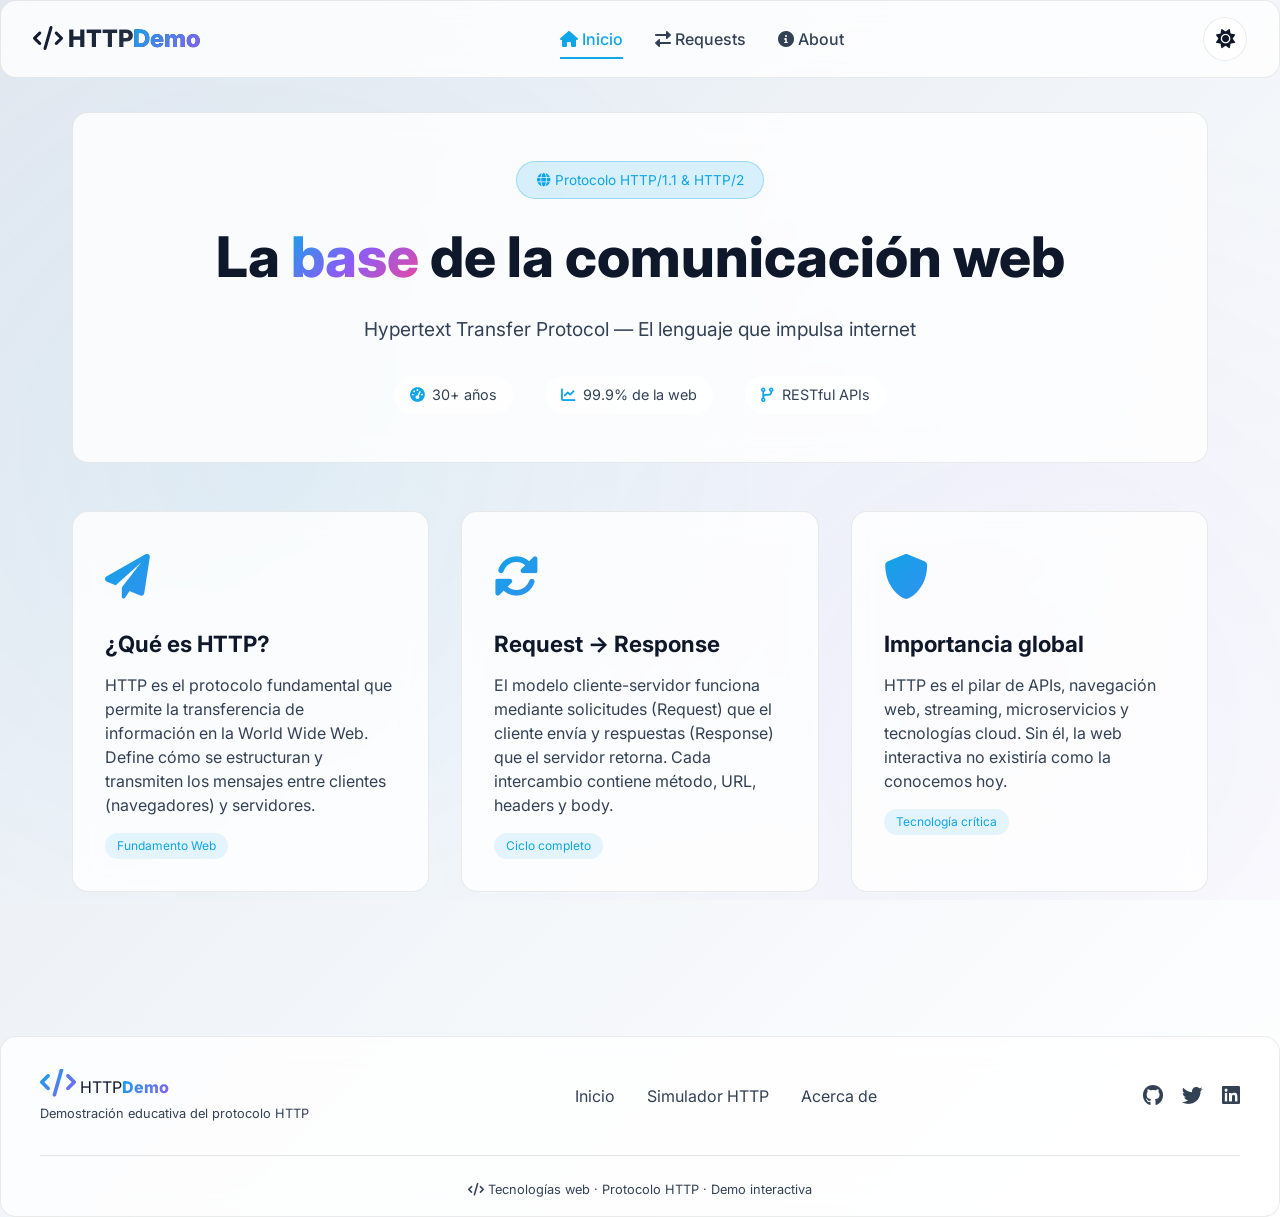
<file: index.html>
<!DOCTYPE html>
<html lang="es">
<head>
    <meta charset="UTF-8">
    <meta name="viewport" content="width=device-width, initial-scale=1.0, user-scalable=yes">
    <title>HTTP Demo | Protocolo HTTP</title>
    <link rel="stylesheet" href="styles.css">
    <link href="https://fonts.googleapis.com/css2?family=Inter:opsz,wght@14..32,300;400;500;600;700;800&display=swap" rel="stylesheet">
    <link href="https://fonts.googleapis.com/css2?family=Fira+Code:wght@400;500;600&display=swap" rel="stylesheet">
    <link rel="stylesheet" href="https://cdnjs.cloudflare.com/ajax/libs/font-awesome/6.0.0-beta3/css/all.min.css">
</head>
<body data-theme="dark">
    <div class="bg-gradient"></div>
    
    <nav class="navbar glass">
        <div class="nav-container">
            <a href="index.html" class="logo"><i class="fas fa-code"></i> HTTP<span>Demo</span></a>
            <ul class="nav-menu">
                <li><a href="index.html" class="active"><i class="fas fa-home"></i> Inicio</a></li>
                <li><a href="requests.html"><i class="fas fa-exchange-alt"></i> Requests</a></li>
                <li><a href="about.html"><i class="fas fa-info-circle"></i> About</a></li>
            </ul>
            <div class="nav-actions">
                <button id="themeToggle" class="theme-toggle" aria-label="Cambiar tema">
                    <i class="fas fa-sun"></i>
                    <i class="fas fa-moon"></i>
                </button>
                <div class="hamburger">
                    <span></span><span></span><span></span>
                </div>
            </div>
        </div>
    </nav>

    <main class="container">
        <section class="hero glass-card animate-fade-in">
            <div class="hero-badge pulse"><i class="fas fa-globe"></i> Protocolo HTTP/1.1 & HTTP/2</div>
            <h1>La <span class="gradient-text">base</span> de la comunicación web</h1>
            <p class="subtitle">Hypertext Transfer Protocol — El lenguaje que impulsa internet</p>
            <div class="hero-stats">
                <div class="stat"><i class="fas fa-tachometer-alt"></i> 30+ años</div>
                <div class="stat"><i class="fas fa-chart-line"></i> 99.9% de la web</div>
                <div class="stat"><i class="fas fa-code-branch"></i> RESTful APIs</div>
            </div>
        </section>

        <div class="cards-grid">
            <div class="card glass-card card-hover animate-slide-up" style="animation-delay: 0.1s">
                <div class="card-icon"><i class="fas fa-paper-plane"></i></div>
                <h3>¿Qué es HTTP?</h3>
                <p>HTTP es el protocolo fundamental que permite la transferencia de información en la World Wide Web. Define cómo se estructuran y transmiten los mensajes entre clientes (navegadores) y servidores.</p>
                <div class="card-tag">Fundamento Web</div>
            </div>
            <div class="card glass-card card-hover animate-slide-up" style="animation-delay: 0.2s">
                <div class="card-icon"><i class="fas fa-sync-alt"></i></div>
                <h3>Request → Response</h3>
                <p>El modelo cliente-servidor funciona mediante solicitudes (Request) que el cliente envía y respuestas (Response) que el servidor retorna. Cada intercambio contiene método, URL, headers y body.</p>
                <div class="card-tag">Ciclo completo</div>
            </div>
            <div class="card glass-card card-hover animate-slide-up" style="animation-delay: 0.3s">
                <div class="card-icon"><i class="fas fa-shield-alt"></i></div>
                <h3>Importancia global</h3>
                <p>HTTP es el pilar de APIs, navegación web, streaming, microservicios y tecnologías cloud. Sin él, la web interactiva no existiría como la conocemos hoy.</p>
                <div class="card-tag">Tecnología crítica</div>
            </div>
        </div>
    </main>

    <footer class="glass-footer">
        <div class="footer-content">
            <div class="footer-logo">
                <i class="fas fa-code"></i> HTTP<span>Demo</span>
                <p>Demostración educativa del protocolo HTTP</p>
            </div>
            <div class="footer-links">
                <a href="index.html">Inicio</a>
                <a href="requests.html">Simulador HTTP</a>
                <a href="about.html">Acerca de</a>
            </div>
            <div class="footer-social">
                <i class="fab fa-github"></i>
                <i class="fab fa-twitter"></i>
                <i class="fab fa-linkedin"></i>
            </div>
        </div>
        <div class="footer-bottom">
            <p><i class="fas fa-code"></i> Tecnologías web · Protocolo HTTP · Demo interactiva</p>
        </div>
    </footer>

    <script src="script.js"></script>
</body>
</html>
</file>
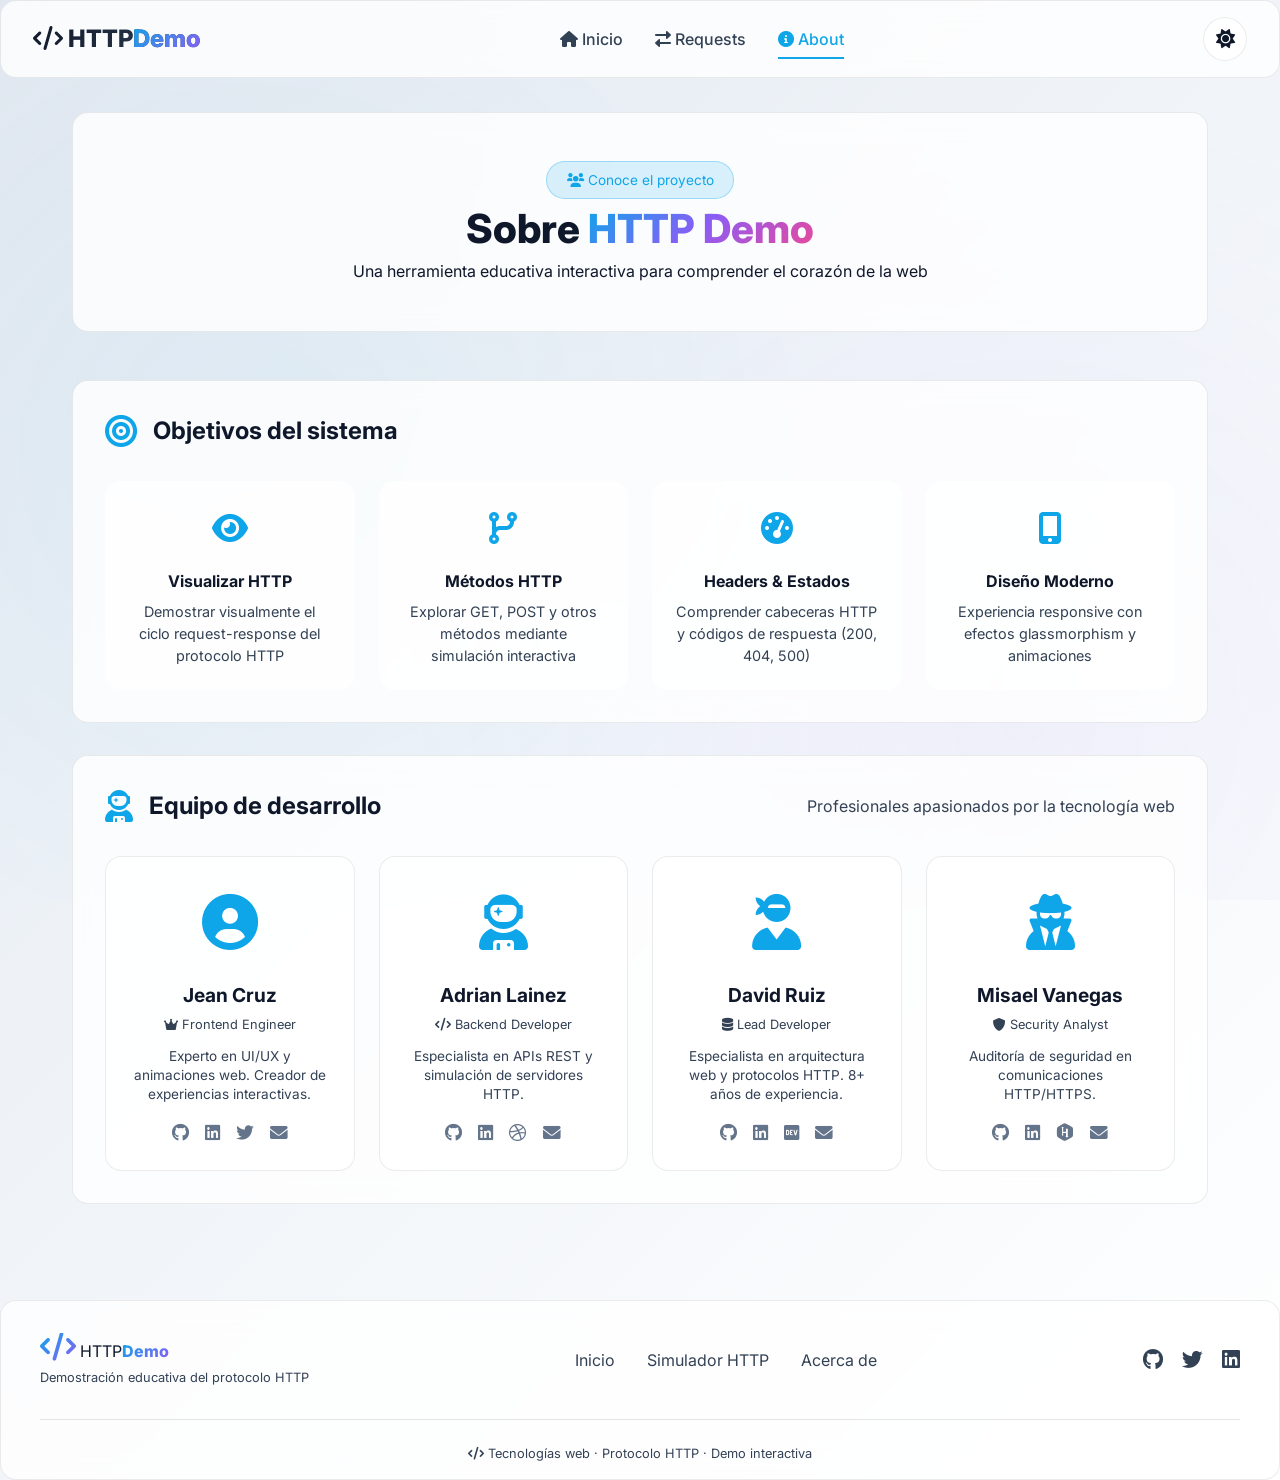
<file: about.html>
<!DOCTYPE html>
<html lang="es">
<head>
    <meta charset="UTF-8">
    <meta name="viewport" content="width=device-width, initial-scale=1.0">
    <title>HTTP Demo | Sobre el proyecto</title>
    <link rel="stylesheet" href="styles.css">
    <link href="https://fonts.googleapis.com/css2?family=Inter:opsz,wght@14..32,300;400;500;600;700;800&display=swap" rel="stylesheet">
    <link href="https://fonts.googleapis.com/css2?family=Fira+Code:wght@400;500;600&display=swap" rel="stylesheet">
    <link rel="stylesheet" href="https://cdnjs.cloudflare.com/ajax/libs/font-awesome/6.0.0-beta3/css/all.min.css">
</head>
<body data-theme="dark">
    <div class="bg-gradient"></div>
    
    <nav class="navbar glass">
        <div class="nav-container">
            <a href="index.html" class="logo"><i class="fas fa-code"></i> HTTP<span>Demo</span></a>
            <ul class="nav-menu">
                <li><a href="index.html"><i class="fas fa-home"></i> Inicio</a></li>
                <li><a href="requests.html"><i class="fas fa-exchange-alt"></i> Requests</a></li>
                <li><a href="about.html" class="active"><i class="fas fa-info-circle"></i> About</a></li>
            </ul>
            <div class="nav-actions">
                <button id="themeToggle" class="theme-toggle" aria-label="Cambiar tema">
                    <i class="fas fa-sun"></i>
                    <i class="fas fa-moon"></i>
                </button>
                <div class="hamburger">
                    <span></span><span></span><span></span>
                </div>
            </div>
        </div>
    </nav>

    <main class="container">
        <section class="hero-small glass-card animate-fade-in">
            <div class="hero-badge"><i class="fas fa-users"></i> Conoce el proyecto</div>
            <h1>Sobre <span class="gradient-text">HTTP Demo</span></h1>
            <p>Una herramienta educativa interactiva para comprender el corazón de la web</p>
        </section>

        <div class="about-grid">
            <div class="card glass-card full-width animate-slide-up">
                <div class="objectives-header">
                    <i class="fas fa-bullseye"></i>
                    <h2>Objetivos del sistema</h2>
                </div>
                <div class="objectives-grid">
                    <div class="objective-item">
                        <div class="objective-icon"><i class="fas fa-eye"></i></div>
                        <h4>Visualizar HTTP</h4>
                        <p>Demostrar visualmente el ciclo request-response del protocolo HTTP</p>
                    </div>
                    <div class="objective-item">
                        <div class="objective-icon"><i class="fas fa-code-branch"></i></div>
                        <h4>Métodos HTTP</h4>
                        <p>Explorar GET, POST y otros métodos mediante simulación interactiva</p>
                    </div>
                    <div class="objective-item">
                        <div class="objective-icon"><i class="fas fa-tachometer-alt"></i></div>
                        <h4>Headers & Estados</h4>
                        <p>Comprender cabeceras HTTP y códigos de respuesta (200, 404, 500)</p>
                    </div>
                    <div class="objective-item">
                        <div class="objective-icon"><i class="fas fa-mobile-alt"></i></div>
                        <h4>Diseño Moderno</h4>
                        <p>Experiencia responsive con efectos glassmorphism y animaciones</p>
                    </div>
                </div>
            </div>

            <div class="card glass-card full-width animate-slide-up" style="animation-delay: 0.1s">
                <div class="team-header">
                    <i class="fas fa-user-astronaut"></i>
                    <h2>Equipo de desarrollo</h2>
                    <p>Profesionales apasionados por la tecnología web</p>
                </div>
                <div class="team-grid">
                    <div class="team-card glass-card-hover">
                        <div class="team-avatar"><i class="fas fa-user-circle"></i></div>
                        <h3>Jean Cruz</h3>
                        <p class="team-role"><i class="fas fa-crown"></i> Frontend Engineer</p>
                        <p class="team-bio">Experto en UI/UX y animaciones web. Creador de experiencias interactivas.</p>
                        <div class="team-social">
                            <a href="#"><i class="fab fa-github"></i></a>
                            <a href="#"><i class="fab fa-linkedin"></i></a>
                            <a href="#"><i class="fab fa-twitter"></i></a>
                            <a href="#"><i class="fas fa-envelope"></i></a>
                        </div>
                    </div>
                    <div class="team-card glass-card-hover">
                        <div class="team-avatar"><i class="fas fa-user-astronaut"></i></div>
                        <h3>Adrian Lainez</h3>
                        <p class="team-role"><i class="fas fa-code"></i> Backend Developer</p>
                        <p class="team-bio">Especialista en APIs REST y simulación de servidores HTTP.</p>
                        <div class="team-social">
                            <a href="#"><i class="fab fa-github"></i></a>
                            <a href="#"><i class="fab fa-linkedin"></i></a>
                            <a href="#"><i class="fab fa-dribbble"></i></a>
                            <a href="#"><i class="fas fa-envelope"></i></a>
                        </div>
                    </div>
                    <div class="team-card glass-card-hover">
                        <div class="team-avatar"><i class="fas fa-user-ninja"></i></div>
                        <h3>David Ruiz</h3>
                        <p class="team-role"><i class="fas fa-database"></i> Lead Developer</p>
                        <p class="team-bio">Especialista en arquitectura web y protocolos HTTP. 8+ años de experiencia.</p>
                        <div class="team-social">
                            <a href="#"><i class="fab fa-github"></i></a>
                            <a href="#"><i class="fab fa-linkedin"></i></a>
                            <a href="#"><i class="fab fa-dev"></i></a>
                            <a href="#"><i class="fas fa-envelope"></i></a>
                        </div>
                    </div>
                    <div class="team-card glass-card-hover">
                        <div class="team-avatar"><i class="fas fa-user-secret"></i></div>
                        <h3>Misael Vanegas</h3>
                        <p class="team-role"><i class="fas fa-shield-alt"></i> Security Analyst</p>
                        <p class="team-bio">Auditoría de seguridad en comunicaciones HTTP/HTTPS.</p>
                        <div class="team-social">
                            <a href="#"><i class="fab fa-github"></i></a>
                            <a href="#"><i class="fab fa-linkedin"></i></a>
                            <a href="#"><i class="fab fa-hackerrank"></i></a>
                            <a href="#"><i class="fas fa-envelope"></i></a>
                        </div>
                    </div>
                </div>
            </div>
        </div>
    </main>

    <footer class="glass-footer">
        <div class="footer-content">
            <div class="footer-logo">
                <i class="fas fa-code"></i> HTTP<span>Demo</span>
                <p>Demostración educativa del protocolo HTTP</p>
            </div>
            <div class="footer-links">
                <a href="index.html">Inicio</a>
                <a href="requests.html">Simulador HTTP</a>
                <a href="about.html">Acerca de</a>
            </div>
            <div class="footer-social">
                <i class="fab fa-github"></i>
                <i class="fab fa-twitter"></i>
                <i class="fab fa-linkedin"></i>
            </div>
        </div>
        <div class="footer-bottom">
            <p><i class="fas fa-code"></i> Tecnologías web · Protocolo HTTP · Demo interactiva</p>
        </div>
    </footer>

    <script src="script.js"></script>
</body>
</html>
</file>
<file: styles.css>
:root {
    /* Dark theme (default) */
    --bg-dark: #0f0f1a;
    --bg-gradient-start: #0f0f1a;
    --bg-gradient-mid: #1a1a2e;
    --bg-gradient-end: #16213e;
    --glass-bg: rgba(255, 255, 255, 0.08);
    --glass-border: rgba(255, 255, 255, 0.1);
    --card-bg: rgba(15, 15, 26, 0.6);
    --text-primary: #ffffff;
    --text-secondary: #cbd5e1;
    --text-muted: #94a3b8;
    --terminal-bg: #1e1e2e;
    --terminal-text: #cdd6f4;
    --input-bg: rgba(0, 0, 0, 0.3);
    --border-color: rgba(255, 255, 255, 0.1);
    --hover-border: rgba(14, 165, 233, 0.3);
    --electric-blue: #0ea5e9;
    --cyan: #06b6d4;
    --purple: #8b5cf6;
    --neon-green: #10b981;
    --neon-pink: #ec4899;
}

[data-theme="light"] {
    --bg-dark: #f0f4f8;
    --bg-gradient-start: #e2e8f0;
    --bg-gradient-mid: #f1f5f9;
    --bg-gradient-end: #ffffff;
    --glass-bg: rgba(255, 255, 255, 0.7);
    --glass-border: rgba(0, 0, 0, 0.08);
    --card-bg: rgba(255, 255, 255, 0.8);
    --text-primary: #0f172a;
    --text-secondary: #334155;
    --text-muted: #64748b;
    --terminal-bg: #f8fafc;
    --terminal-text: #0f172a;
    --input-bg: rgba(0, 0, 0, 0.05);
    --border-color: rgba(0, 0, 0, 0.1);
    --hover-border: rgba(14, 165, 233, 0.5);
}

* {
    margin: 0;
    padding: 0;
    box-sizing: border-box;
}

body {
    font-family: 'Inter', sans-serif;
    background: linear-gradient(135deg, var(--bg-gradient-start) 0%, var(--bg-gradient-mid) 50%, var(--bg-gradient-end) 100%);
    min-height: 100vh;
    color: var(--text-primary);
    line-height: 1.5;
    padding-top: 80px;
    position: relative;
    transition: background 0.3s ease, color 0.3s ease;
}

.bg-gradient {
    position: fixed;
    top: 0;
    left: 0;
    width: 100%;
    height: 100%;
    background: radial-gradient(circle at 20% 50%, rgba(14,165,233,0.08) 0%, transparent 50%),
                radial-gradient(circle at 80% 80%, rgba(139,92,246,0.08) 0%, transparent 50%);
    pointer-events: none;
    z-index: 0;
}

[data-theme="light"] .bg-gradient {
    background: radial-gradient(circle at 20% 50%, rgba(14,165,233,0.05) 0%, transparent 50%),
                radial-gradient(circle at 80% 80%, rgba(139,92,246,0.05) 0%, transparent 50%);
}

/* Glassmorphism */
.glass, .glass-card, .glass-footer {
    background: var(--glass-bg);
    backdrop-filter: blur(12px);
    border: 1px solid var(--glass-border);
    border-radius: 1rem;
}

.glass-card {
    background: var(--card-bg);
    backdrop-filter: blur(12px);
    border: 1px solid var(--glass-border);
    transition: all 0.3s ease;
}

.glass-card:hover {
    border-color: var(--hover-border);
    box-shadow: 0 8px 32px rgba(14,165,233,0.1);
}

/* Navbar */
.navbar {
    position: fixed;
    top: 0;
    width: 100%;
    background: var(--card-bg);
    backdrop-filter: blur(16px);
    border-bottom: 1px solid var(--glass-border);
    z-index: 1000;
}

.nav-container {
    max-width: 1280px;
    margin: 0 auto;
    padding: 1rem 2rem;
    display: flex;
    justify-content: space-between;
    align-items: center;
}

.logo {
    font-size: 1.5rem;
    font-weight: 800;
    text-decoration: none;
    background: linear-gradient(135deg, var(--text-primary), var(--text-secondary));
    background-clip: text;
    -webkit-background-clip: text;
    color: transparent;
}

.logo span {
    background: linear-gradient(135deg, var(--electric-blue), var(--purple));
    background-clip: text;
    -webkit-background-clip: text;
    color: transparent;
}

.nav-menu {
    display: flex;
    gap: 2rem;
    list-style: none;
}

.nav-menu a {
    text-decoration: none;
    color: var(--text-secondary);
    font-weight: 500;
    transition: 0.3s;
    padding: 0.5rem 0;
    border-bottom: 2px solid transparent;
}

.nav-menu a:hover, .nav-menu a.active {
    color: var(--electric-blue);
    border-bottom-color: var(--electric-blue);
}

.nav-actions {
    display: flex;
    align-items: center;
    gap: 1rem;
}

/* Theme Toggle Button */
.theme-toggle {
    background: var(--glass-bg);
    border: 1px solid var(--glass-border);
    border-radius: 2rem;
    width: 44px;
    height: 44px;
    cursor: pointer;
    display: flex;
    align-items: center;
    justify-content: center;
    transition: all 0.3s ease;
    position: relative;
    overflow: hidden;
}

.theme-toggle:hover {
    transform: scale(1.05);
    border-color: var(--electric-blue);
}

.theme-toggle i {
    font-size: 1.2rem;
    position: absolute;
    transition: all 0.3s ease;
    color: var(--text-primary);
}

.theme-toggle .fa-sun {
    opacity: 0;
    transform: translateY(20px);
}

.theme-toggle .fa-moon {
    opacity: 1;
    transform: translateY(0);
}

[data-theme="light"] .theme-toggle .fa-sun {
    opacity: 1;
    transform: translateY(0);
}

[data-theme="light"] .theme-toggle .fa-moon {
    opacity: 0;
    transform: translateY(-20px);
}

.hamburger {
    display: none;
    flex-direction: column;
    cursor: pointer;
}

.hamburger span {
    width: 25px;
    height: 2px;
    background: var(--text-primary);
    margin: 3px 0;
    transition: 0.3s;
}

/* Container */
.container {
    max-width: 1200px;
    margin: 0 auto;
    padding: 2rem;
    position: relative;
    z-index: 1;
}

/* Hero */
.hero, .hero-small {
    text-align: center;
    margin-bottom: 3rem;
    padding: 3rem 2rem;
}

.hero h1 {
    font-size: 3.5rem;
    font-weight: 800;
    margin: 1rem 0;
}

.hero-small h1 {
    font-size: 2.5rem;
    font-weight: 800;
}

.gradient-text {
    background: linear-gradient(135deg, var(--electric-blue), var(--purple), var(--neon-pink));
    background-clip: text;
    -webkit-background-clip: text;
    color: transparent;
}

.subtitle {
    font-size: 1.2rem;
    color: var(--text-secondary);
    max-width: 600px;
    margin: 1rem auto;
}

.hero-badge {
    display: inline-block;
    background: rgba(14,165,233,0.15);
    padding: 0.5rem 1.2rem;
    border-radius: 2rem;
    font-size: 0.85rem;
    color: var(--electric-blue);
    border: 1px solid rgba(14,165,233,0.3);
}

.hero-stats {
    display: flex;
    justify-content: center;
    gap: 2rem;
    margin-top: 2rem;
    flex-wrap: wrap;
}

.stat {
    display: flex;
    align-items: center;
    gap: 0.5rem;
    background: var(--glass-bg);
    padding: 0.5rem 1rem;
    border-radius: 2rem;
    font-size: 0.9rem;
    color: var(--text-secondary);
}

.stat i {
    color: var(--electric-blue);
}

/* Cards Grid */
.cards-grid {
    display: grid;
    grid-template-columns: repeat(auto-fit, minmax(300px, 1fr));
    gap: 2rem;
    margin: 3rem 0;
}

.card {
    padding: 2rem;
    transition: all 0.4s cubic-bezier(0.175, 0.885, 0.32, 1.275);
}

.card-hover:hover {
    transform: translateY(-8px) scale(1.02);
    border-color: var(--hover-border);
    box-shadow: 0 20px 40px rgba(0,0,0,0.2);
}

.card-icon {
    font-size: 2.8rem;
    background: linear-gradient(135deg, var(--electric-blue), var(--purple));
    background-clip: text;
    -webkit-background-clip: text;
    color: transparent;
    margin-bottom: 1rem;
}

.card h3 {
    margin-bottom: 0.8rem;
    font-size: 1.4rem;
    color: var(--text-primary);
}

.card p {
    color: var(--text-secondary);
}

.card-tag {
    display: inline-block;
    background: rgba(14,165,233,0.1);
    padding: 0.25rem 0.75rem;
    border-radius: 1rem;
    font-size: 0.75rem;
    margin-top: 1rem;
    color: var(--electric-blue);
}

/* About Page */
.about-grid {
    display: flex;
    flex-direction: column;
    gap: 2rem;
}

.full-width {
    width: 100%;
}

.objectives-header, .team-header {
    display: flex;
    align-items: center;
    gap: 1rem;
    margin-bottom: 2rem;
    flex-wrap: wrap;
}

.objectives-header i, .team-header i {
    font-size: 2rem;
    color: var(--electric-blue);
}

.objectives-header h2, .team-header h2 {
    color: var(--text-primary);
}

.team-header p {
    color: var(--text-secondary);
    margin-left: auto;
}

.objectives-grid {
    display: grid;
    grid-template-columns: repeat(auto-fit, minmax(240px, 1fr));
    gap: 1.5rem;
}

.objective-item {
    text-align: center;
    padding: 1.5rem;
    background: var(--glass-bg);
    border-radius: 1rem;
    transition: 0.3s;
}

.objective-item:hover {
    background: rgba(14,165,233,0.08);
    transform: translateY(-5px);
}

.objective-icon {
    font-size: 2rem;
    color: var(--electric-blue);
    margin-bottom: 1rem;
}

.objective-item h4 {
    margin-bottom: 0.5rem;
    color: var(--text-primary);
}

.objective-item p {
    font-size: 0.9rem;
    color: var(--text-secondary);
}

/* Team Cards */
.team-grid {
    display: grid;
    grid-template-columns: repeat(auto-fit, minmax(240px, 1fr));
    gap: 1.5rem;
    margin-top: 1rem;
}

.team-card {
    text-align: center;
    padding: 1.5rem;
    background: var(--glass-bg);
    border-radius: 1rem;
    transition: all 0.3s ease;
    cursor: pointer;
}

.glass-card-hover {
    background: var(--glass-bg);
    border: 1px solid var(--glass-border);
}

.glass-card-hover:hover {
    background: rgba(14,165,233,0.1);
    transform: translateY(-10px);
    border-color: var(--electric-blue);
    box-shadow: 0 15px 35px rgba(14,165,233,0.15);
}

.team-avatar {
    font-size: 3.5rem;
    color: var(--electric-blue);
    margin-bottom: 1rem;
}

.team-card h3 {
    font-size: 1.2rem;
    margin-bottom: 0.3rem;
    color: var(--text-primary);
}

.team-role {
    font-size: 0.8rem;
    color: var(--cyan);
    margin-bottom: 0.8rem;
}

.team-bio {
    font-size: 0.85rem;
    color: var(--text-secondary);
    margin-bottom: 1rem;
    line-height: 1.4;
}

.team-social {
    display: flex;
    justify-content: center;
    gap: 1rem;
}

.team-social a {
    color: var(--text-muted);
    transition: 0.3s;
    font-size: 1.1rem;
}

.team-social a:hover {
    color: var(--electric-blue);
    transform: translateY(-3px);
}

/* Simulador */
.simulator-grid {
    display: grid;
    grid-template-columns: 1fr 1fr;
    gap: 2rem;
    margin-bottom: 2rem;
}

.method-selector {
    display: flex;
    gap: 1rem;
    margin-bottom: 1.5rem;
}

.method-btn {
    flex: 1;
    padding: 0.7rem;
    border: 1px solid var(--border-color);
    background: var(--input-bg);
    border-radius: 0.5rem;
    cursor: pointer;
    font-weight: 600;
    transition: 0.2s;
    color: var(--text-primary);
}

.method-btn.active-method {
    background: linear-gradient(135deg, var(--electric-blue), var(--purple));
    border-color: transparent;
    color: white;
}

.input-group {
    margin-bottom: 1.2rem;
}

.input-group label {
    display: block;
    margin-bottom: 0.5rem;
    font-weight: 500;
    color: var(--text-secondary);
}

input, textarea {
    width: 100%;
    padding: 0.7rem;
    background: var(--input-bg);
    border: 1px solid var(--border-color);
    border-radius: 0.5rem;
    font-family: inherit;
    color: var(--text-primary);
}

input:focus, textarea:focus {
    outline: none;
    border-color: var(--electric-blue);
}

.btn-primary {
    background: linear-gradient(135deg, var(--electric-blue), var(--purple));
    color: white;
    border: none;
    padding: 0.8rem 1.5rem;
    border-radius: 0.5rem;
    cursor: pointer;
    font-weight: 600;
    width: 100%;
    transition: 0.3s;
}

.btn-primary:hover {
    transform: scale(1.02);
    box-shadow: 0 0 20px rgba(14,165,233,0.4);
}

.spinner-hidden {
    display: none;
    text-align: center;
    margin-top: 1rem;
    color: var(--electric-blue);
}

/* Terminal */
.terminal-card {
    background: var(--terminal-bg);
    border-radius: 0.75rem;
    overflow: hidden;
    border: 1px solid var(--border-color);
    box-shadow: 0 20px 40px rgba(0,0,0,0.2);
}

.terminal-header {
    background: var(--card-bg);
    padding: 0.75rem 1rem;
    display: flex;
    align-items: center;
    gap: 1rem;
    border-bottom: 1px solid var(--border-color);
    flex-wrap: wrap;
}

.terminal-buttons {
    display: flex;
    gap: 0.5rem;
}

.terminal-btn {
    width: 12px;
    height: 12px;
    border-radius: 50%;
}

.terminal-btn.red { background: #ff5f56; }
.terminal-btn.yellow { background: #ffbd2e; }
.terminal-btn.green { background: #27c93f; }

.terminal-title {
    flex: 1;
    font-size: 0.8rem;
    color: var(--text-secondary);
    font-family: 'Fira Code', monospace;
}

.terminal-status {
    font-size: 0.7rem;
    color: var(--neon-green);
}

.terminal-status i {
    font-size: 0.6rem;
}

.terminal-body {
    background: var(--terminal-bg);
    padding: 1.5rem;
    font-family: 'Fira Code', 'Courier New', monospace;
    font-size: 0.85rem;
    color: var(--terminal-text);
    min-height: 400px;
    max-height: 500px;
    overflow-y: auto;
}

.terminal-placeholder {
    color: var(--text-muted);
}

.prompt {
    color: var(--neon-green);
    margin-right: 0.5rem;
}

/* Response styling dentro de terminal */
.response-line {
    margin-bottom: 0.5rem;
    line-height: 1.5;
}

.response-key {
    color: var(--electric-blue);
}

.response-string {
    color: var(--neon-green);
}

.response-number {
    color: var(--cyan);
}

/* Info HTTP */
.info-http {
    margin-top: 2rem;
    padding: 1.5rem;
}

.info-grid {
    display: grid;
    grid-template-columns: repeat(auto-fit, minmax(220px, 1fr));
    gap: 1rem;
    margin-top: 1rem;
}

.info-grid div i {
    color: var(--neon-green);
    margin-right: 0.5rem;
}

.info-grid div {
    color: var(--text-secondary);
}

/* Footer */
.glass-footer {
    background: var(--card-bg);
    backdrop-filter: blur(16px);
    border-top: 1px solid var(--glass-border);
    margin-top: 4rem;
    padding: 2rem 2rem 1rem;
}

.footer-content {
    max-width: 1200px;
    margin: 0 auto;
    display: flex;
    justify-content: space-between;
    align-items: center;
    flex-wrap: wrap;
    gap: 2rem;
    padding-bottom: 2rem;
    border-bottom: 1px solid var(--border-color);
}

.footer-logo i {
    font-size: 1.8rem;
    background: linear-gradient(135deg, var(--electric-blue), var(--purple));
    background-clip: text;
    -webkit-background-clip: text;
    color: transparent;
}

.footer-logo span {
    font-weight: 800;
    background: linear-gradient(135deg, var(--electric-blue), var(--purple));
    background-clip: text;
    -webkit-background-clip: text;
    color: transparent;
}

.footer-logo p {
    font-size: 0.8rem;
    color: var(--text-secondary);
    margin-top: 0.3rem;
}

.footer-links {
    display: flex;
    gap: 2rem;
}

.footer-links a {
    text-decoration: none;
    color: var(--text-secondary);
    transition: 0.3s;
}

.footer-links a:hover {
    color: var(--electric-blue);
}

.footer-social {
    display: flex;
    gap: 1.2rem;
}

.footer-social i {
    font-size: 1.3rem;
    color: var(--text-secondary);
    cursor: pointer;
    transition: 0.3s;
}

.footer-social i:hover {
    color: var(--electric-blue);
    transform: translateY(-3px);
}

.footer-bottom {
    text-align: center;
    padding-top: 1.5rem;
    color: var(--text-secondary);
    font-size: 0.8rem;
}

/* Animaciones */
@keyframes fadeIn {
    from { opacity: 0; transform: translateY(20px); }
    to { opacity: 1; transform: translateY(0); }
}

@keyframes slideUp {
    from { opacity: 0; transform: translateY(40px); }
    to { opacity: 1; transform: translateY(0); }
}

@keyframes pulse {
    0%, 100% { opacity: 1; }
    50% { opacity: 0.7; }
}

.animate-fade-in {
    animation: fadeIn 0.6s ease-out forwards;
}

.animate-slide-up {
    animation: slideUp 0.5s ease-out forwards;
    opacity: 0;
}

.pulse {
    animation: pulse 2s infinite;
}

/* Responsive */
@media (max-width: 768px) {
    .nav-menu {
        position: fixed;
        left: -100%;
        top: 70px;
        flex-direction: column;
        background: var(--card-bg);
        backdrop-filter: blur(16px);
        width: 100%;
        text-align: center;
        transition: 0.3s;
        padding: 2rem;
        gap: 1.5rem;
    }
    .nav-menu.active {
        left: 0;
    }
    .hamburger {
        display: flex;
    }
    .simulator-grid {
        grid-template-columns: 1fr;
    }
    .hero h1 {
        font-size: 2rem;
    }
    .container {
        padding: 1rem;
    }
    .footer-content {
        flex-direction: column;
        text-align: center;
    }
    .team-grid {
        grid-template-columns: 1fr;
    }
    .team-header p {
        margin-left: 0;
    }
}

/* Scrollbar personalizada */
::-webkit-scrollbar {
    width: 8px;
    height: 8px;
}

::-webkit-scrollbar-track {
    background: var(--glass-bg);
    border-radius: 4px;
}

::-webkit-scrollbar-thumb {
    background: var(--electric-blue);
    border-radius: 4px;
}

::-webkit-scrollbar-thumb:hover {
    background: var(--purple);
}
</file>
